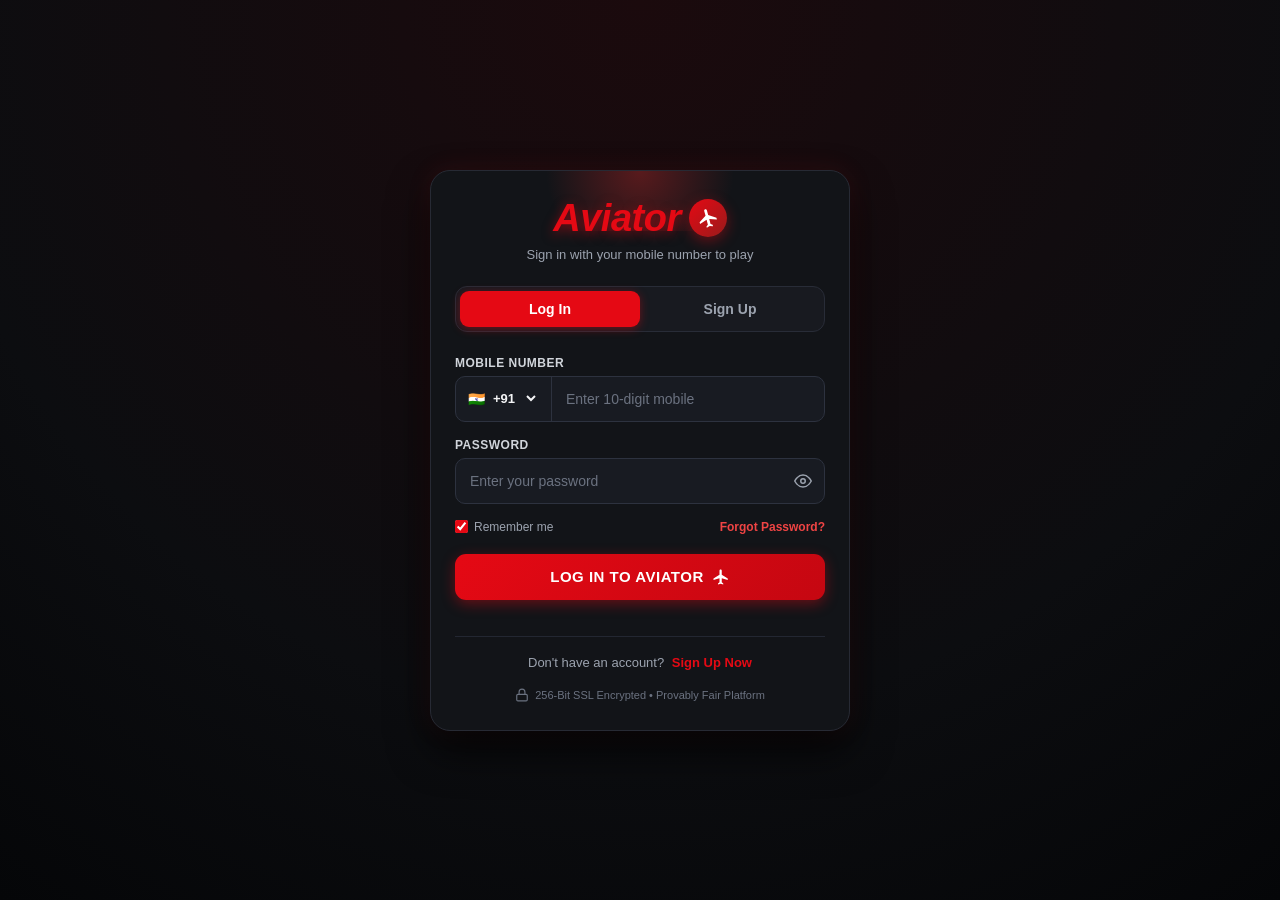
<file: public/auth.html>
<!DOCTYPE html>
<html lang="en">
<head>
  <meta charset="UTF-8" />
  <meta name="viewport" content="width=device-width, initial-scale=1.0" />
  <title>Aviator - User Login & Sign Up</title>
  <style>
    * {
      box-sizing: border-box;
      margin: 0;
      padding: 0;
      font-family: -apple-system, BlinkMacSystemFont, "Segoe UI", Roboto, Oxygen, Ubuntu, Cantarell, "Helvetica Neue", sans-serif;
    }

    body {
      background: radial-gradient(circle at top center, #1b0a0d 0%, #0c0d10 65%, #050608 100%);
      color: #f3f4f6;
      min-height: 100vh;
      display: flex;
      align-items: center;
      justify-content: center;
      padding: 20px;
    }

    /* Outer Wrapper & Card */
    .auth-container {
      width: 100%;
      max-width: 420px;
      background: #121418;
      border: 1px solid #272a34;
      border-radius: 20px;
      padding: 28px 24px;
      box-shadow: 0 20px 40px rgba(0, 0, 0, 0.7), 0 0 25px rgba(220, 38, 38, 0.12);
      position: relative;
      overflow: hidden;
    }

    /* Ambient Glow Behind Container */
    .auth-container::before {
      content: "";
      position: absolute;
      top: -60px;
      left: 50%;
      transform: translateX(-50%);
      width: 220px;
      height: 120px;
      background: radial-gradient(circle, rgba(220, 38, 38, 0.35) 0%, rgba(220, 38, 38, 0) 75%);
      pointer-events: none;
    }

    /* Aviator Header & Branding */
    .brand-header {
      text-align: center;
      margin-bottom: 24px;
      position: relative;
    }

    .brand-logo-wrap {
      display: inline-flex;
      align-items: center;
      justify-content: center;
      gap: 8px;
      margin-bottom: 6px;
    }

    /* Authentic Aviator Script Logo */
    .aviator-logo-text {
      font-family: "Brush Script MT", cursive, sans-serif;
      font-size: 38px;
      font-weight: 900;
      font-style: italic;
      color: #e50914;
      letter-spacing: -0.5px;
      text-shadow: 0 3px 12px rgba(229, 9, 20, 0.55);
      line-height: 1;
    }

    .plane-icon-badge {
      display: inline-flex;
      align-items: center;
      justify-content: center;
      width: 38px;
      height: 38px;
      background: linear-gradient(135deg, #e50914, #991b1b);
      border-radius: 50%;
      box-shadow: 0 4px 14px rgba(229, 9, 20, 0.4);
      animation: floatPlane 3s ease-in-out infinite;
    }

    .plane-icon-badge svg {
      width: 22px;
      height: 22px;
      fill: #ffffff;
      transform: rotate(-15deg);
    }

    @keyframes floatPlane {
      0%, 100% { transform: translateY(0) rotate(0deg); }
      50% { transform: translateY(-4px) rotate(3deg); }
    }

    .brand-subtitle {
      font-size: 13px;
      color: #9ca3af;
      margin-top: 4px;
    }

    /* Form Mode Switcher (Login vs Sign Up Tabs) */
    .tab-switcher {
      display: flex;
      background: #181a20;
      border: 1px solid #282c37;
      border-radius: 12px;
      padding: 4px;
      margin-bottom: 24px;
      position: relative;
    }

    .tab-btn {
      flex: 1;
      padding: 10px 14px;
      background: transparent;
      border: none;
      color: #9ca3af;
      font-size: 14px;
      font-weight: 700;
      border-radius: 9px;
      cursor: pointer;
      transition: all 0.2s ease;
      display: flex;
      align-items: center;
      justify-content: center;
      gap: 6px;
    }

    .tab-btn.active {
      background: #e50914;
      color: #ffffff;
      box-shadow: 0 2px 10px rgba(229, 9, 20, 0.4);
    }

    .tab-btn:hover:not(.active) {
      color: #ffffff;
      background: rgba(255, 255, 255, 0.04);
    }

    /* Forms */
    .auth-form {
      display: none;
      flex-direction: column;
      gap: 16px;
    }

    .auth-form.active {
      display: flex;
      animation: fadeIn 0.3s ease forwards;
    }

    @keyframes fadeIn {
      from { opacity: 0; transform: translateY(6px); }
      to { opacity: 1; transform: translateY(0); }
    }

    /* Form Fields */
    .input-group {
      display: flex;
      flex-direction: column;
      gap: 6px;
      text-align: left;
    }

    .input-label {
      font-size: 12px;
      font-weight: 600;
      color: #d1d5db;
      text-transform: uppercase;
      letter-spacing: 0.5px;
    }

    .input-box-wrapper {
      position: relative;
      display: flex;
      align-items: center;
      background: #181b22;
      border: 1px solid #2d323f;
      border-radius: 10px;
      transition: border-color 0.2s, box-shadow 0.2s;
    }

    .input-box-wrapper:focus-within {
      border-color: #e50914;
      box-shadow: 0 0 0 3px rgba(229, 9, 20, 0.2);
    }

    /* Mobile Number with Country Code Prefix */
    .country-code-pill {
      display: flex;
      align-items: center;
      gap: 4px;
      padding: 0 12px;
      font-size: 14px;
      font-weight: 700;
      color: #f3f4f6;
      border-right: 1px solid #2d323f;
      user-select: none;
      height: 44px;
    }

    .country-code-pill select {
      background: transparent;
      border: none;
      color: #f3f4f6;
      font-size: 13px;
      font-weight: 700;
      outline: none;
      cursor: pointer;
    }

    .country-code-pill select option {
      background: #181b22;
      color: #ffffff;
    }

    .custom-input {
      width: 100%;
      height: 44px;
      padding: 0 14px;
      background: transparent;
      border: none;
      outline: none;
      color: #ffffff;
      font-size: 14px;
      font-weight: 500;
    }

    .custom-input::placeholder {
      color: #6b7280;
    }

    .input-action-btn {
      background: transparent;
      border: none;
      padding: 0 12px;
      color: #9ca3af;
      cursor: pointer;
      display: flex;
      align-items: center;
      justify-content: center;
      transition: color 0.15s;
    }

    .input-action-btn:hover {
      color: #ffffff;
    }

    /* Forgot Password & Remember */
    .form-options-row {
      display: flex;
      align-items: center;
      justify-content: space-between;
      font-size: 12px;
      color: #9ca3af;
    }

    .remember-label {
      display: flex;
      align-items: center;
      gap: 6px;
      cursor: pointer;
      user-select: none;
    }

    .remember-label input[type="checkbox"] {
      accent-color: #e50914;
      cursor: pointer;
    }

    .forgot-link {
      color: #ef4444;
      text-decoration: none;
      font-weight: 600;
      transition: color 0.15s;
    }

    .forgot-link:hover {
      color: #f87171;
      text-decoration: underline;
    }

    /* Submit Action Button */
    .submit-btn {
      width: 100%;
      height: 46px;
      background: linear-gradient(135deg, #e50914, #c50711);
      border: none;
      border-radius: 11px;
      color: #ffffff;
      font-size: 15px;
      font-weight: 800;
      text-transform: uppercase;
      letter-spacing: 0.5px;
      cursor: pointer;
      box-shadow: 0 4px 14px rgba(229, 9, 20, 0.4);
      transition: transform 0.15s, background 0.2s, box-shadow 0.2s;
      display: flex;
      align-items: center;
      justify-content: center;
      gap: 8px;
      margin-top: 4px;
    }

    .submit-btn:hover {
      background: linear-gradient(135deg, #ff1a25, #e50914);
      box-shadow: 0 6px 20px rgba(229, 9, 20, 0.55);
    }

    .submit-btn:active {
      transform: scale(0.98);
    }

    /* Terms checkbox */
    .terms-text {
      font-size: 11px;
      color: #9ca3af;
      line-height: 1.4;
      display: flex;
      align-items: flex-start;
      gap: 8px;
    }

    .terms-text input[type="checkbox"] {
      margin-top: 2px;
      accent-color: #e50914;
    }

    .terms-text a {
      color: #e50914;
      text-decoration: none;
      font-weight: 600;
    }

    /* Switch Bottom Banner */
    .switch-footer {
      text-align: center;
      margin-top: 20px;
      font-size: 13px;
      color: #9ca3af;
      border-top: 1px solid #232732;
      padding-top: 18px;
    }

    .toggle-form-btn {
      background: transparent;
      border: none;
      color: #e50914;
      font-weight: 700;
      font-size: 13px;
      cursor: pointer;
      text-decoration: none;
      margin-left: 4px;
      transition: color 0.15s;
    }

    .toggle-form-btn:hover {
      color: #ff3b45;
      text-decoration: underline;
    }

    /* Alert / Message Box */
    .alert-banner {
      display: none;
      padding: 10px 14px;
      border-radius: 9px;
      font-size: 12px;
      font-weight: 600;
      margin-bottom: 14px;
      align-items: center;
      gap: 8px;
    }

    .alert-banner.error {
      display: flex;
      background: rgba(220, 38, 38, 0.15);
      border: 1px solid rgba(220, 38, 38, 0.4);
      color: #fca5a5;
    }

    .alert-banner.success {
      display: flex;
      background: rgba(40, 167, 69, 0.15);
      border: 1px solid rgba(40, 167, 69, 0.4);
      color: #86efac;
    }

    /* Security Assurance Pill */
    .security-badge {
      display: flex;
      align-items: center;
      justify-content: center;
      gap: 6px;
      font-size: 11px;
      color: #6b7280;
      margin-top: 18px;
    }
  </style>
</head>
<body>

  <div class="auth-container" id="auth_container">
    <!-- Aviator Branding / Logo at Top -->
    <div class="brand-header">
      <div class="brand-logo-wrap">
        <span class="aviator-logo-text">Aviator</span>
        <div class="plane-icon-badge">
          <!-- Stylized Red Jet SVG -->
          <svg viewBox="0 0 24 24">
            <path d="M21 16v-2l-8-5V3.5c0-.83-.67-1.5-1.5-1.5S10 2.67 10 3.5V9l-8 5v2l8-2.5V19l-2 1.5V22l3.5-1 3.5 1v-1.5L13 19v-5.5l8 2.5z"/>
          </svg>
        </div>
      </div>
      <p class="brand-subtitle" id="brand_subtitle">Sign in with your mobile number to play</p>
    </div>

    <!-- Alert / Toast Banner -->
    <div class="alert-banner" id="auth_alert"></div>

    <!-- Login / Sign Up Toggle Switcher -->
    <div class="tab-switcher">
      <button type="button" class="tab-btn active" id="tab_login_btn" onclick="switchTab('login')">
        <span>Log In</span>
      </button>
      <button type="button" class="tab-btn" id="tab_signup_btn" onclick="switchTab('signup')">
        <span>Sign Up</span>
      </button>
    </div>

    <!-- ==================== LOGIN FORM ==================== -->
    <form class="auth-form active" id="login_form" onsubmit="handleLogin(event)">
      <!-- Mobile Number Field -->
      <div class="input-group">
        <label class="input-label" for="login_mobile">Mobile Number</label>
        <div class="input-box-wrapper">
          <div class="country-code-pill">
            <span>🇮🇳</span>
            <select id="login_country_code" aria-label="Country Code">
              <option value="+91">+91</option>
              <option value="+1">+1</option>
              <option value="+44">+44</option>
              <option value="+971">+971</option>
              <option value="+880">+880</option>
            </select>
          </div>
          <input
            type="tel"
            id="login_mobile"
            class="custom-input"
            placeholder="Enter 10-digit mobile"
            maxlength="10"
            pattern="[0-9]{10}"
            required
            autocomplete="tel"
          />
        </div>
      </div>

      <!-- Password Field with Show/Hide -->
      <div class="input-group">
        <label class="input-label" for="login_password">Password</label>
        <div class="input-box-wrapper">
          <input
            type="password"
            id="login_password"
            class="custom-input"
            placeholder="Enter your password"
            required
            autocomplete="current-password"
          />
          <button
            type="button"
            class="input-action-btn"
            id="toggle_login_pwd"
            onclick="togglePasswordVisibility('login_password', 'login_pwd_icon')"
            title="Toggle Password Visibility"
          >
            <svg id="login_pwd_icon" width="18" height="18" viewBox="0 0 24 24" fill="none" stroke="currentColor" stroke-width="2" stroke-linecap="round" stroke-linejoin="round">
              <path d="M1 12s4-8 11-8 11 8 11 8-4 8-11 8-11-8-11-8z"></path>
              <circle cx="12" cy="12" r="3"></circle>
            </svg>
          </button>
        </div>
      </div>

      <!-- Remember Me & Forgot Password -->
      <div class="form-options-row">
        <label class="remember-label">
          <input type="checkbox" id="login_remember" checked />
          <span>Remember me</span>
        </label>
        <a href="javascript:void(0)" class="forgot-link" onclick="handleForgotPassword()">Forgot Password?</a>
      </div>

      <!-- Submit Login Button -->
      <button type="submit" class="submit-btn" id="login_submit_btn">
        <span>Log In to Aviator</span>
        <svg width="18" height="18" viewBox="0 0 24 24" fill="currentColor">
          <path d="M21 16v-2l-8-5V3.5c0-.83-.67-1.5-1.5-1.5S10 2.67 10 3.5V9l-8 5v2l8-2.5V19l-2 1.5V22l3.5-1 3.5 1v-1.5L13 19v-5.5l8 2.5z"/>
        </svg>
      </button>

      <!-- Bottom Toggle Link -->
      <div class="switch-footer">
        Don't have an account?
        <button type="button" class="toggle-form-btn" onclick="switchTab('signup')">Sign Up Now</button>
      </div>
    </form>

    <!-- ==================== SIGN UP FORM ==================== -->
    <form class="auth-form" id="signup_form" onsubmit="handleSignUp(event)">
      <!-- Mobile Number Field -->
      <div class="input-group">
        <label class="input-label" for="signup_mobile">Mobile Number</label>
        <div class="input-box-wrapper">
          <div class="country-code-pill">
            <span>🇮🇳</span>
            <select id="signup_country_code" aria-label="Country Code">
              <option value="+91">+91</option>
              <option value="+1">+1</option>
              <option value="+44">+44</option>
              <option value="+971">+971</option>
              <option value="+880">+880</option>
            </select>
          </div>
          <input
            type="tel"
            id="signup_mobile"
            class="custom-input"
            placeholder="Enter 10-digit mobile"
            maxlength="10"
            pattern="[0-9]{10}"
            required
            autocomplete="tel"
          />
        </div>
      </div>

      <!-- Create Password Field -->
      <div class="input-group">
        <label class="input-label" for="signup_password">Create Password</label>
        <div class="input-box-wrapper">
          <input
            type="password"
            id="signup_password"
            class="custom-input"
            placeholder="Min 6 characters"
            minlength="6"
            required
            autocomplete="new-password"
          />
          <button
            type="button"
            class="input-action-btn"
            id="toggle_signup_pwd"
            onclick="togglePasswordVisibility('signup_password', 'signup_pwd_icon')"
            title="Toggle Password Visibility"
          >
            <svg id="signup_pwd_icon" width="18" height="18" viewBox="0 0 24 24" fill="none" stroke="currentColor" stroke-width="2" stroke-linecap="round" stroke-linejoin="round">
              <path d="M1 12s4-8 11-8 11 8 11 8-4 8-11 8-11-8-11-8z"></path>
              <circle cx="12" cy="12" r="3"></circle>
            </svg>
          </button>
        </div>
      </div>

      <!-- Confirm Password Field -->
      <div class="input-group">
        <label class="input-label" for="signup_confirm_password">Confirm Password</label>
        <div class="input-box-wrapper">
          <input
            type="password"
            id="signup_confirm_password"
            class="custom-input"
            placeholder="Re-enter your password"
            minlength="6"
            required
            autocomplete="new-password"
          />
        </div>
      </div>

      <!-- Optional Promo / Referral Code -->
      <div class="input-group">
        <label class="input-label" for="signup_promo">Promo / Referral Code (Optional)</label>
        <div class="input-box-wrapper">
          <input
            type="text"
            id="signup_promo"
            class="custom-input"
            placeholder="e.g. AVIATOR100"
            style="text-transform: uppercase;"
          />
        </div>
      </div>

      <!-- 18+ & Terms Checkbox -->
      <div class="terms-text">
        <input type="checkbox" id="signup_terms" required checked />
        <label for="signup_terms">
          I certify that I am at least 18 years of age and agree to the <a href="javascript:void(0)">Terms of Service</a> &amp; <a href="javascript:void(0)">Fair Play Policy</a>.
        </label>
      </div>

      <!-- Submit Sign Up Button -->
      <button type="submit" class="submit-btn" id="signup_submit_btn">
        <span>Create Aviator Account</span>
        <svg width="18" height="18" viewBox="0 0 24 24" fill="currentColor">
          <path d="M21 16v-2l-8-5V3.5c0-.83-.67-1.5-1.5-1.5S10 2.67 10 3.5V9l-8 5v2l8-2.5V19l-2 1.5V22l3.5-1 3.5 1v-1.5L13 19v-5.5l8 2.5z"/>
        </svg>
      </button>

      <!-- Bottom Toggle Link -->
      <div class="switch-footer">
        Already have an account?
        <button type="button" class="toggle-form-btn" onclick="switchTab('login')">Log In</button>
      </div>
    </form>

    <!-- Security Footer -->
    <div class="security-badge">
      <svg width="14" height="14" viewBox="0 0 24 24" fill="none" stroke="currentColor" stroke-width="2" stroke-linecap="round" stroke-linejoin="round">
        <rect x="3" y="11" width="18" height="11" rx="2" ry="2"></rect>
        <path d="M7 11V7a5 5 0 0 1 10 0v4"></path>
      </svg>
      <span>256-Bit SSL Encrypted &bull; Provably Fair Platform</span>
    </div>
  </div>

  <script>
    // --- 1. Toggle Tab Switcher (Login vs Sign Up) ---
    function switchTab(mode) {
      const loginTabBtn = document.getElementById('tab_login_btn');
      const signupTabBtn = document.getElementById('tab_signup_btn');
      const loginForm = document.getElementById('login_form');
      const signupForm = document.getElementById('signup_form');
      const brandSubtitle = document.getElementById('brand_subtitle');
      const alertBox = document.getElementById('auth_alert');

      // Clear previous alert messages
      alertBox.className = 'alert-banner';
      alertBox.style.display = 'none';

      if (mode === 'login') {
        loginTabBtn.classList.add('active');
        signupTabBtn.classList.remove('active');
        loginForm.classList.add('active');
        signupForm.classList.remove('active');
        brandSubtitle.textContent = 'Sign in with your mobile number to play';
      } else {
        signupTabBtn.classList.add('active');
        loginTabBtn.classList.remove('active');
        signupForm.classList.add('active');
        loginForm.classList.remove('active');
        brandSubtitle.textContent = 'Create an account to start flying & winning';
      }
    }

    // --- 2. Password Visibility Toggle ---
    function togglePasswordVisibility(inputId, iconId) {
      const input = document.getElementById(inputId);
      const icon = document.getElementById(iconId);

      if (input.type === 'password') {
        input.type = 'text';
        // Icon changed to Eye-Off
        icon.innerHTML = `
          <path d="M17.94 17.94A10.07 10.07 0 0 1 12 20c-7 0-11-8-11-8a18.45 18.45 0 0 1 5.06-5.94M9.9 4.24A9.12 9.12 0 0 1 12 4c7 0 11 8 11 8a18.5 18.5 0 0 1-2.16 3.19m-6.72-1.07a3 3 0 1 1-4.24-4.24"></path>
          <line x1="1" y1="1" x2="23" y2="23"></line>
        `;
      } else {
        input.type = 'password';
        // Icon changed back to Eye
        icon.innerHTML = `
          <path d="M1 12s4-8 11-8 11 8 11 8-4 8-11 8-11-8-11-8z"></path>
          <circle cx="12" cy="12" r="3"></circle>
        `;
      }
    }

    // --- 3. Alert / Toast Helper ---
    function showAlert(message, type = 'error') {
      const alertBox = document.getElementById('auth_alert');
      alertBox.className = `alert-banner ${type}`;
      alertBox.textContent = message;
      alertBox.style.display = 'flex';
    }

    // --- 4. Handle Login Submission ---
    function handleLogin(event) {
      event.preventDefault();
      const mobile = document.getElementById('login_mobile').value.trim();
      const password = document.getElementById('login_password').value;
      const code = document.getElementById('login_country_code').value;

      if (!/^\d{10}$/.test(mobile)) {
        showAlert('Please enter a valid 10-digit mobile number.', 'error');
        return;
      }

      if (password.length < 4) {
        showAlert('Please enter your valid account password.', 'error');
        return;
      }

      // Save user session in localStorage
      const userSession = {
        mobile: `${code} ${mobile}`,
        isLoggedIn: true,
        loginTime: Date.now()
      };
      localStorage.setItem('aviator_user_session', JSON.stringify(userSession));

      showAlert(`Welcome back! Logging into Aviator (${code} ${mobile})...`, 'success');

      setTimeout(() => {
        // Redirect or close modal if integrated
        if (window.parent && window.parent !== window) {
          window.parent.postMessage({ type: 'AVIATOR_LOGIN_SUCCESS', user: userSession }, '*');
        }
        alert(`Login Successful! Welcome to Aviator (${code} ${mobile})`);
      }, 800);
    }

    // --- 5. Handle Sign Up Submission ---
    function handleSignUp(event) {
      event.preventDefault();
      const mobile = document.getElementById('signup_mobile').value.trim();
      const password = document.getElementById('signup_password').value;
      const confirmPassword = document.getElementById('signup_confirm_password').value;
      const code = document.getElementById('signup_country_code').value;
      const terms = document.getElementById('signup_terms').checked;

      if (!/^\d{10}$/.test(mobile)) {
        showAlert('Please enter a valid 10-digit mobile number.', 'error');
        return;
      }

      if (password.length < 6) {
        showAlert('Password must be at least 6 characters long.', 'error');
        return;
      }

      if (password !== confirmPassword) {
        showAlert('Passwords do not match! Please check again.', 'error');
        return;
      }

      if (!terms) {
        showAlert('You must accept the 18+ policy and terms.', 'error');
        return;
      }

      // Save new user session
      const newUser = {
        mobile: `${code} ${mobile}`,
        isLoggedIn: true,
        registeredTime: Date.now()
      };
      localStorage.setItem('aviator_user_session', JSON.stringify(newUser));

      showAlert(`Account created successfully! Welcome to Aviator!`, 'success');

      setTimeout(() => {
        if (window.parent && window.parent !== window) {
          window.parent.postMessage({ type: 'AVIATOR_SIGNUP_SUCCESS', user: newUser }, '*');
        }
        alert(`Registration Complete! Your Aviator wallet is ready.`);
        switchTab('login');
      }, 1000);
    }

    // --- 6. Forgot Password Handler ---
    function handleForgotPassword() {
      const mobile = prompt('Please enter your registered 10-digit mobile number for OTP reset:');
      if (mobile && /^\d{10}$/.test(mobile.trim())) {
        alert(`Password reset OTP has been dispatched to +91 ${mobile.trim()}.`);
      } else if (mobile) {
        alert('Invalid mobile number format. Please enter 10 digits.');
      }
    }

    // Restrict mobile inputs to numbers only
    ['login_mobile', 'signup_mobile'].forEach(id => {
      const el = document.getElementById(id);
      if (el) {
        el.addEventListener('input', (e) => {
          e.target.value = e.target.value.replace(/\D/g, '').slice(0, 10);
        });
      }
    });
  </script>
</body>
</html>
</file>
